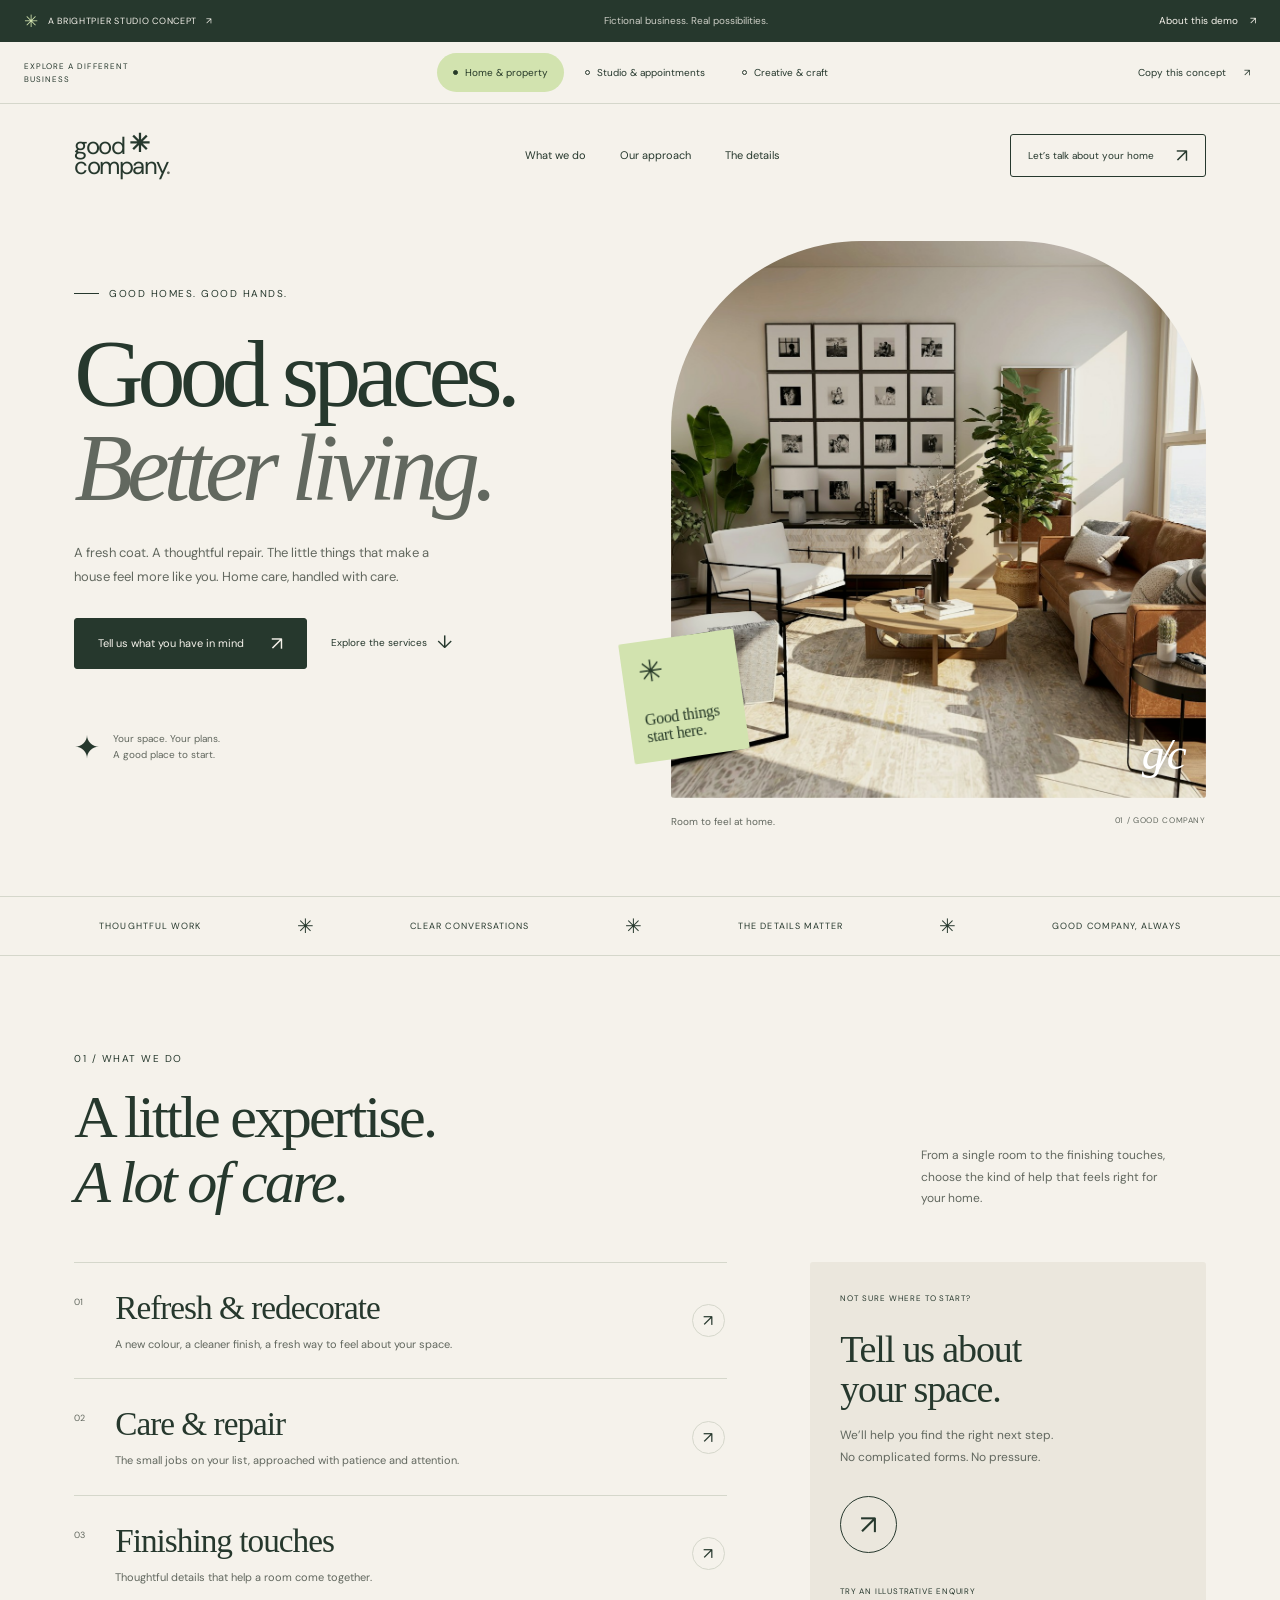
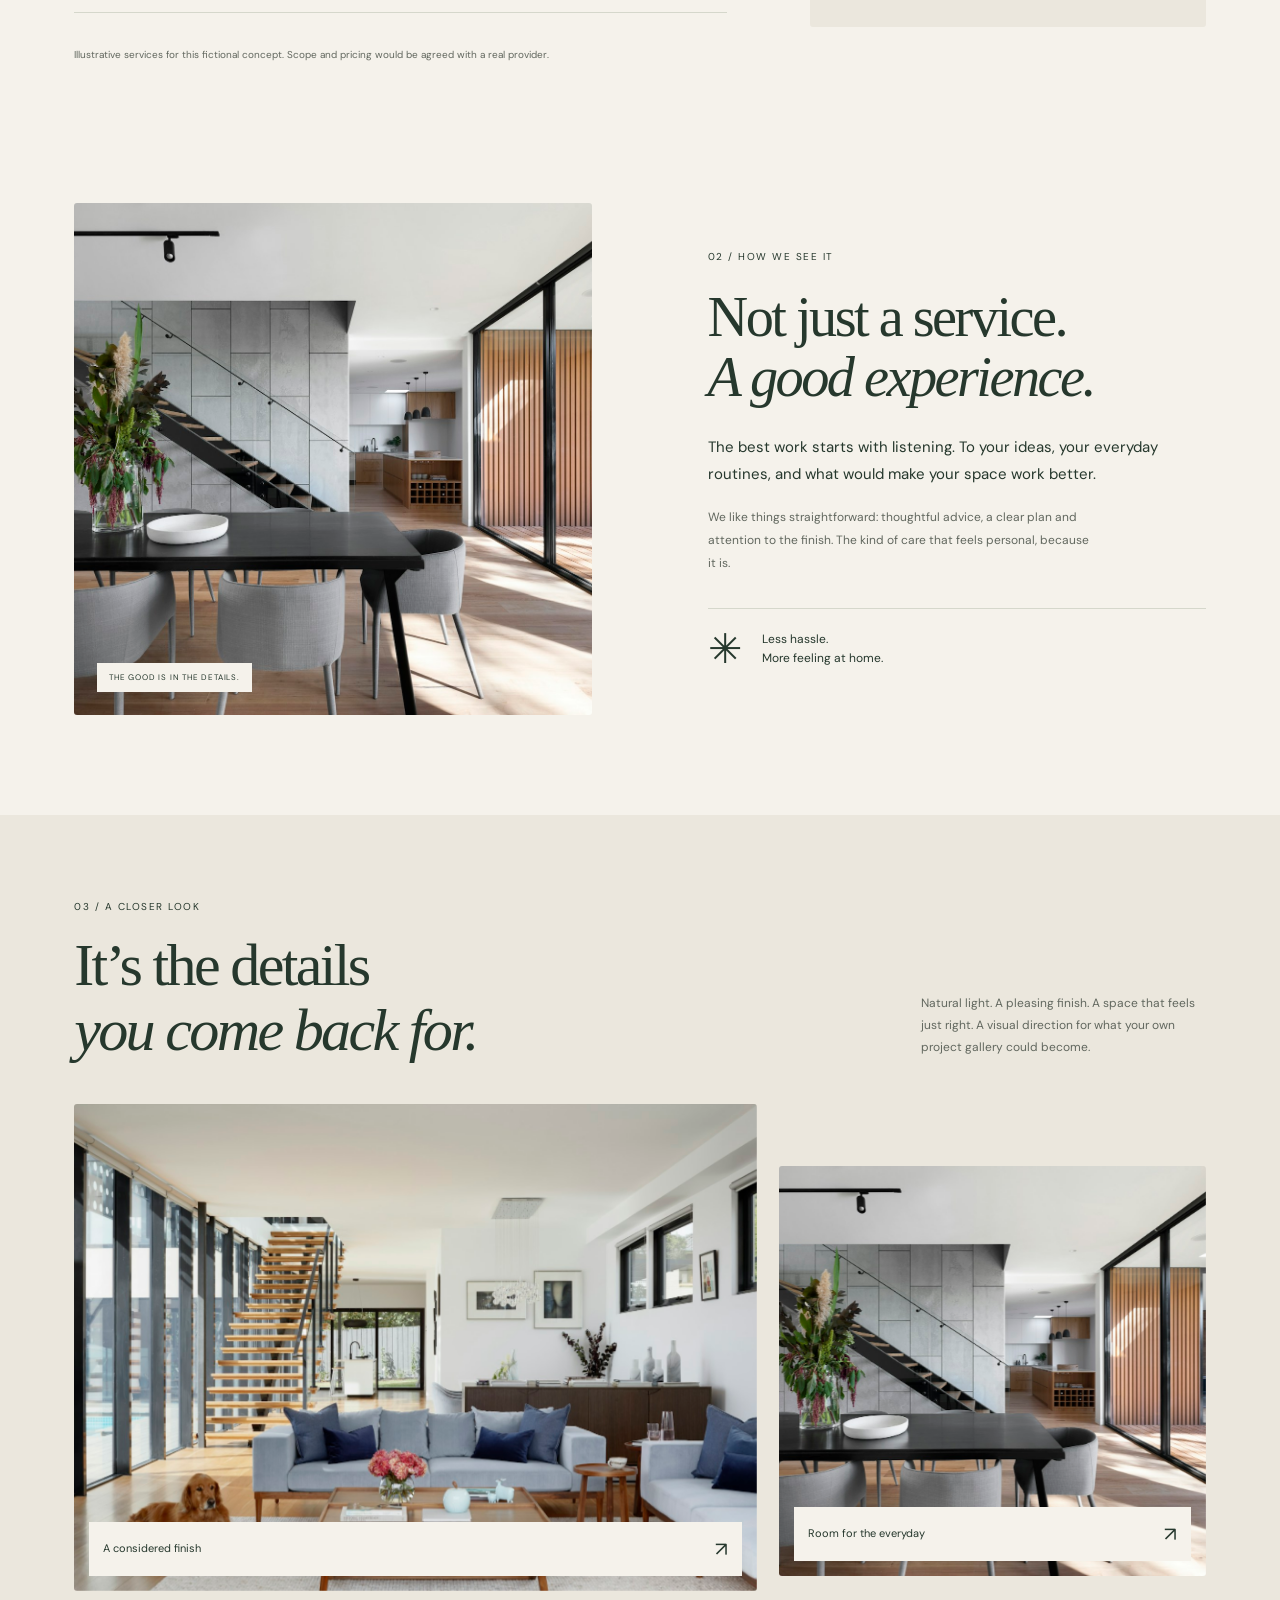
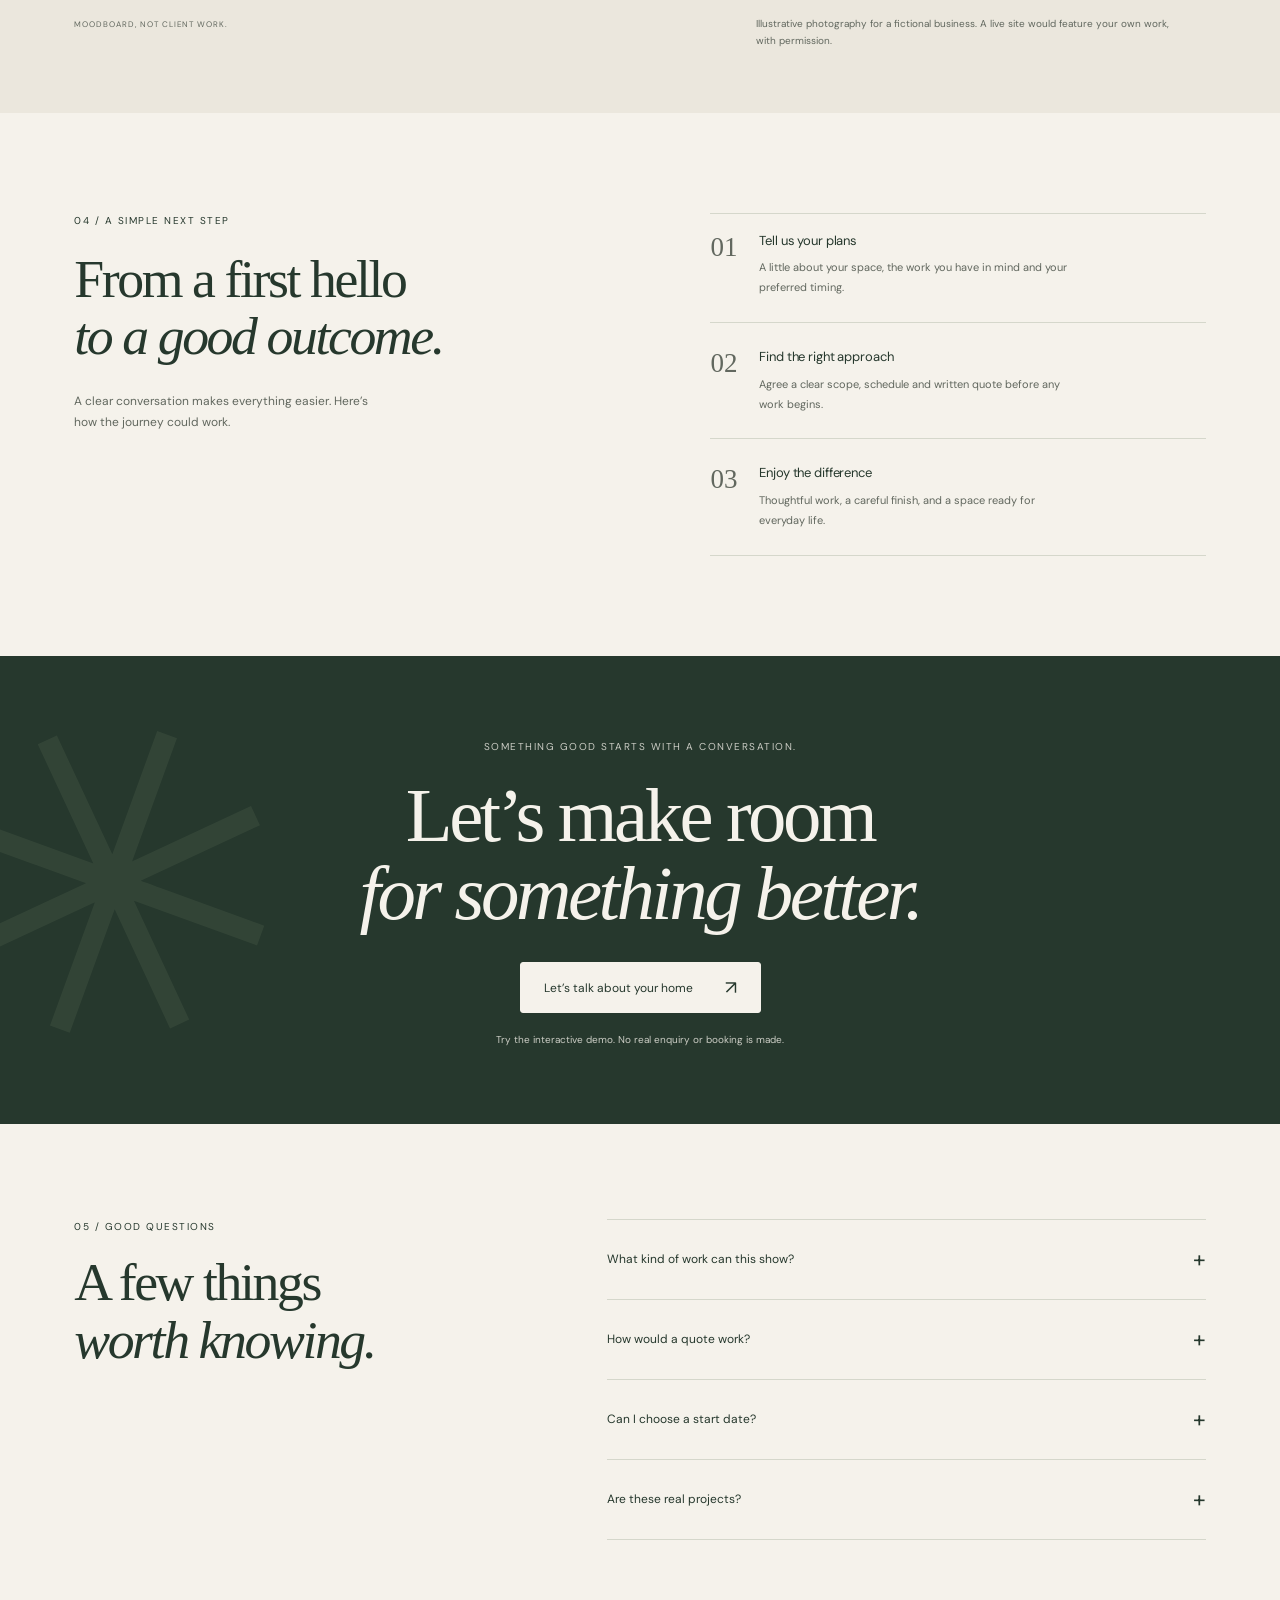
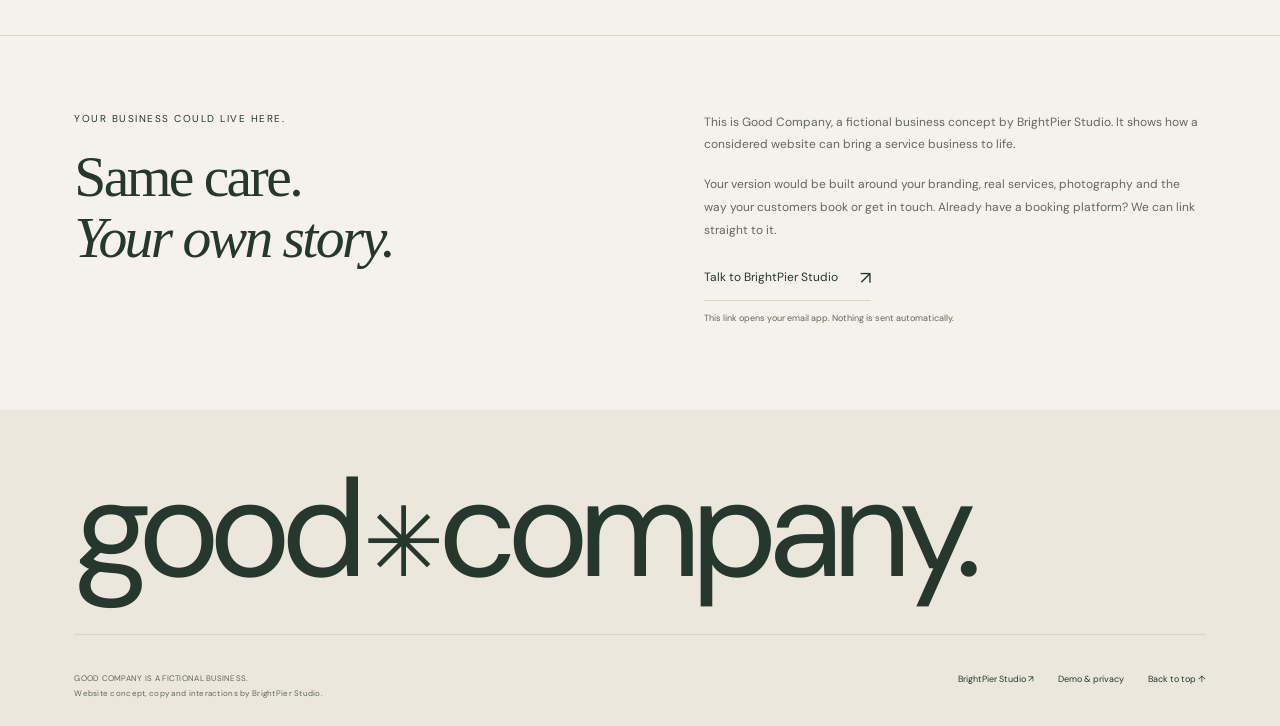
<file: index.html>
<!doctype html>
<html lang="en">
<head>
  <meta charset="utf-8">
  <meta name="viewport" content="width=device-width, initial-scale=1">
  <meta name="description" content="Good Company — a fictional, interactive website concept by BrightPier Studio. Explore websites for appointments, home services and creative businesses.">
  <meta name="theme-color" content="#f4f1e9">
  <meta name="robots" content="noindex, nofollow">
  <meta property="og:title" content="Good Company — a BrightPier Studio concept">
  <meta property="og:description" content="One considered website. Three ways to make it yours. Explore an interactive concept for service businesses.">
  <meta property="og:type" content="website">
  <title>Good Company — Spaces worth coming home to</title>
  <link rel="icon" href="assets/favicon.svg" type="image/svg+xml">
  <link rel="preload" href="assets/dm-sans.ttf" as="font" type="font/ttf" crossorigin>
  <link rel="stylesheet" href="styles.css">
  <script src="app.js" defer></script>
</head>
<body data-mode="home">
<a class="skip" href="#main">Skip to content</a>
<div class="demo-bar">
  <a class="studio-sign" href="https://brightpierstudio.com/" target="_blank" rel="noopener noreferrer"><span class="tiny-spark" aria-hidden="true">✳</span> A BRIGHTPIER STUDIO CONCEPT <span aria-hidden="true">↗</span></a>
  <span class="demo-label">Fictional business. Real possibilities.</span>
  <button class="demo-info" data-open-info>About this demo <span aria-hidden="true">↗</span></button>
</div>
<div class="experience-wrap">
  <div class="experience-inner">
    <span class="experience-label">EXPLORE A DIFFERENT BUSINESS</span>
    <div class="experience-options" role="group" aria-label="Choose a business concept">
      <button data-mode-button="home" aria-pressed="true"><span class="option-dot" aria-hidden="true"></span> Home & property</button>
      <button data-mode-button="studio" aria-pressed="false"><span class="option-dot" aria-hidden="true"></span> Studio & appointments</button>
      <button data-mode-button="creative" aria-pressed="false"><span class="option-dot" aria-hidden="true"></span> Creative & craft</button>
    </div>
    <button class="share-variant" id="share-variant" aria-label="Copy a link to this business concept">Copy this concept <span aria-hidden="true">↗</span></button>
  </div>
</div>
<header class="header">
  <a class="wordmark" href="#main" aria-label="Good Company home">good<span class="brand-flower" aria-hidden="true">✳</span><br>company<span class="brand-period">.</span></a>
  <nav class="desktop-nav" aria-label="Main navigation">
    <a href="#services">What we do</a><a href="#approach">Our approach</a><a href="#work" id="work-nav">The details</a>
  </nav>
  <button class="button header-cta" data-open-form><span data-bind="cta">Let’s talk about your home</span><span aria-hidden="true">↗</span></button>
  <button class="menu-toggle" id="menu-toggle" aria-expanded="false" aria-controls="mobile-nav"><span class="menu-lines" aria-hidden="true"></span><span class="sr-only">Open menu</span></button>
</header>
<nav class="mobile-nav" id="mobile-nav" aria-label="Mobile navigation" hidden>
  <a href="#services">What we do <span aria-hidden="true">↗</span></a><a href="#approach">Our approach <span aria-hidden="true">↗</span></a><a href="#work">The details <span aria-hidden="true">↗</span></a><button data-open-form>Try the demo <span aria-hidden="true">↗</span></button>
</nav>
<main id="main">
  <section class="hero section-pad" aria-labelledby="hero-title">
    <div class="hero-copy">
      <div class="eyebrow"><span class="small-line" aria-hidden="true"></span><span data-bind="eyebrow">GOOD HOMES. GOOD HANDS.</span></div>
      <h1 id="hero-title">Good spaces.<br><em>Better living.</em></h1>
      <p class="hero-description" data-bind="description">A fresh coat. A thoughtful repair. The little things that make a house feel more like you. Home care, handled with care.</p>
      <div class="hero-actions"><button class="button button-dark" data-open-form><span data-bind="heroCTA">Tell us what you have in mind</span><span aria-hidden="true">↗</span></button><a class="text-link" href="#services">Explore the services <span aria-hidden="true">↓</span></a></div>
      <div class="hero-note"><span class="note-symbol" aria-hidden="true">✦</span><p data-bind="heroNote">Your space. Your plans.<br>A good place to start.</p></div>
    </div>
    <div class="hero-visual">
      <div class="hero-image-frame"><img id="hero-image" src="assets/home-hero.jpg" alt="A warm, thoughtfully arranged living space with natural textures" width="1600" height="1200" fetchpriority="high"><div class="photo-tint"></div><span class="photo-mark" aria-hidden="true">g/c</span></div>
      <div class="image-caption"><span data-bind="imageCaption">Room to feel at home.</span><span>01 / GOOD COMPANY</span></div>
      <div class="floating-note"><span class="outline-spark" aria-hidden="true">✳</span><span data-bind="imageNote">Good things<br>start here.</span></div>
    </div>
  </section>
  <div class="promise-strip"><span data-bind="promise1">THOUGHTFUL WORK</span><i aria-hidden="true">✳</i><span data-bind="promise2">CLEAR CONVERSATIONS</span><i aria-hidden="true">✳</i><span data-bind="promise3">THE DETAILS MATTER</span><i aria-hidden="true">✳</i><span class="strip-last">GOOD COMPANY, ALWAYS</span></div>
  <section id="services" class="services section-pad" aria-labelledby="services-heading">
    <div class="section-heading"><div><p class="eyebrow">01 / WHAT WE DO</p><h2 id="services-heading">A little expertise.<br><em>A lot of care.</em></h2></div><p class="section-intro" data-bind="servicesIntro">From a single room to the finishing touches, choose the kind of help that feels right for your home.</p></div>
    <div class="services-layout"><div class="service-list" id="service-list"></div><aside class="service-aside"><span class="aside-label">NOT SURE WHERE TO START?</span><h3 data-bind="asideTitle">Tell us about<br>your space.</h3><p data-bind="asideText">We’ll help you find the right next step. No complicated forms. No pressure.</p><button class="circle-link" data-open-form aria-label="Open the demonstration enquiry"><span aria-hidden="true">↗</span></button><span class="aside-footnote">TRY AN ILLUSTRATIVE ENQUIRY</span></aside></div>
    <p class="section-footnote" data-bind="servicesFootnote">Illustrative services for this fictional concept. Scope and pricing would be agreed with a real provider.</p>
  </section>
  <section id="approach" class="approach section-pad" aria-labelledby="approach-heading">
    <div class="approach-photo"><img id="approach-image" src="assets/home-detail.jpg" alt="Carefully considered interior details and natural light" width="1600" height="1200" loading="lazy"><span class="photo-tag">THE GOOD IS IN THE DETAILS.</span></div>
    <div class="approach-copy"><p class="eyebrow">02 / HOW WE SEE IT</p><h2 id="approach-heading">Not just a service.<br><em>A good experience.</em></h2><p class="large-body" data-bind="approachLead">The best work starts with listening. To your ideas, your everyday routines, and what would make your space work better.</p><p data-bind="approachBody">We like things straightforward: thoughtful advice, a clear plan and attention to the finish. The kind of care that feels personal, because it is.</p><div class="approach-rule"><span aria-hidden="true">✳</span><p data-bind="approachEnd">Less hassle.<br>More feeling at home.</p></div></div>
  </section>
  <section id="work" class="work section-pad" aria-labelledby="work-heading">
    <div class="section-heading"><div><p class="eyebrow">03 / A CLOSER LOOK</p><h2 id="work-heading">It’s the details<br><em>you come back for.</em></h2></div><p class="section-intro" data-bind="workIntro">Natural light. A pleasing finish. A space that feels just right. A visual direction for what your own project gallery could become.</p></div>
    <div class="gallery"><button class="gallery-item gallery-large" data-gallery="0"><img id="gallery-image-0" src="assets/home-work.jpg" alt="A bright interior with warm materials and considered finishing details" width="1600" height="1200" loading="lazy"><span class="gallery-overlay"><span data-gallery-caption="0">A considered finish</span><span class="gallery-plus" aria-hidden="true">↗</span></span></button><button class="gallery-item gallery-small" data-gallery="1"><img id="gallery-image-1" src="assets/home-detail.jpg" alt="Quiet architectural details and a thoughtfully arranged room" width="1600" height="1200" loading="lazy"><span class="gallery-overlay"><span data-gallery-caption="1">Room for the everyday</span><span class="gallery-plus" aria-hidden="true">↗</span></span></button></div>
    <div class="work-caption"><span>MOODBOARD, NOT CLIENT WORK.</span><p>Illustrative photography for a fictional business. A live site would feature your own work, with permission.</p></div>
  </section>
  <section class="process section-pad" aria-labelledby="process-heading"><div class="process-intro"><p class="eyebrow">04 / A SIMPLE NEXT STEP</p><h2 id="process-heading">From a first hello<br><em>to a good outcome.</em></h2><p data-bind="processIntro">A clear conversation makes everything easier. Here’s how the journey could work.</p></div><ol class="process-list" id="process-list"></ol></section>
  <section class="cta-band section-pad" aria-labelledby="cta-heading"><span class="cta-decoration" aria-hidden="true">✳</span><p class="eyebrow">SOMETHING GOOD STARTS WITH A CONVERSATION.</p><h2 id="cta-heading">Let’s make room<br><em>for something better.</em></h2><button class="button button-cream" data-open-form><span data-bind="cta">Let’s talk about your home</span><span aria-hidden="true">↗</span></button><p class="cta-disclaimer">Try the interactive demo. No real enquiry or booking is made.</p><button class="saved-link" id="view-saved" hidden>View your saved demo <span aria-hidden="true">↗</span></button></section>
  <section class="faq section-pad" aria-labelledby="faq-heading"><div class="faq-heading"><p class="eyebrow">05 / GOOD QUESTIONS</p><h2 id="faq-heading">A few things<br><em>worth knowing.</em></h2></div><div class="faq-list" id="faq-list"></div></section>
  <section class="studio-section section-pad" id="about-demo"><div><p class="eyebrow">YOUR BUSINESS COULD LIVE HERE.</p><h2>Same care.<br><em>Your own story.</em></h2></div><div class="studio-copy"><p>This is Good Company, a fictional business concept by BrightPier Studio. It shows how a considered website can bring a service business to life.</p><p>Your version would be built around your branding, real services, photography and the way your customers book or get in touch. Already have a booking platform? We can link straight to it.</p><a class="text-link" href="mailto:viktor@brightpierstudio.com?subject=A%20website%20for%20my%20business">Talk to BrightPier Studio <span aria-hidden="true">↗</span></a><small>This link opens your email app. Nothing is sent automatically.</small></div></section>
</main>
<footer class="footer section-pad"><a class="footer-wordmark" href="#main">good<span aria-hidden="true">✳</span>company.</a><div class="footer-bottom"><p>GOOD COMPANY IS A FICTIONAL BUSINESS.<br>Website concept, copy and interactions by BrightPier Studio.</p><div><a href="https://brightpierstudio.com/" target="_blank" rel="noopener noreferrer">BrightPier Studio ↗</a><button data-open-info>Demo & privacy</button><a href="#main">Back to top ↑</a></div></div></footer>
<div id="announcement" class="sr-only" role="status" aria-live="polite"></div>
<div id="toast" class="toast" role="status" hidden></div>
<dialog id="enquiry-dialog" class="enquiry-dialog" aria-labelledby="dialog-title">
  <div class="dialog-inner"><div class="dialog-top"><span class="eyebrow">GOOD COMPANY / DEMO EXPERIENCE</span><button class="close-dialog" aria-label="Close demo">×</button></div>
  <div id="form-panel"><p class="dialog-step" id="dialog-mode-label">A HOME & PROPERTY ENQUIRY</p><h2 id="dialog-title">What do you<br><em>have in mind?</em></h2><p class="dialog-intro" id="dialog-intro">Try a sample project enquiry. No personal details needed.</p><div class="demo-warning">Demonstration only. Nothing is sent, paid for or booked.</div>
  <form id="demo-form"><label for="service-select" id="service-label">What can we help with?</label><select id="service-select" name="service" required><option value="">Choose a service</option></select><div class="form-grid"><div><label for="demo-date" id="date-label">Preferred start date</label><input id="demo-date" name="date" type="date" required></div><div><label for="time-select" id="time-label">Project size</label><select id="time-select" name="detail" required></select></div></div><label for="demo-note" id="note-label">A little more detail <span>(optional)</span></label><textarea id="demo-note" name="note" rows="3" maxlength="350" placeholder="Use sample details only. Please don’t enter personal information."></textarea><p class="form-privacy">Saved only in this browser if storage is available. Please use sample details, not personal or sensitive information.</p><button class="button button-dark form-submit" type="submit"><span id="submit-label">Preview my enquiry</span><span aria-hidden="true">↗</span></button></form></div>
  <div id="success-panel" hidden><div class="success-symbol" aria-hidden="true">✓</div><p class="eyebrow">THIS IS A DEMO, NOT A CONFIRMATION.</p><h2 id="success-title">A good<br><em>starting point.</em></h2><p id="success-message">Your sample enquiry has been saved on this device. No message has been sent.</p><dl class="summary" id="demo-summary"></dl><div class="success-actions"><button class="button button-dark" id="edit-demo">Edit demo <span aria-hidden="true">↗</span></button><button class="text-link" id="delete-demo">Delete saved demo</button></div><p class="form-privacy">A real website could connect this step to your existing booking platform or a secure enquiry system.</p></div></div>
</dialog>
<dialog id="info-dialog" class="info-dialog" aria-labelledby="info-title"><div class="dialog-inner"><div class="dialog-top"><span class="eyebrow">A NOTE FROM BRIGHTPIER</span><button class="close-dialog" aria-label="Close information">×</button></div><h2 id="info-title">A demo,<br><em>by design.</em></h2><p>Good Company is a fictional business. The three concepts demonstrate different layouts, services and customer journeys — they are not real businesses or client projects.</p><h3>What’s real?</h3><p>The responsive design and interactive menus, galleries and demo forms. The BrightPier Studio website and email links are genuine.</p><h3>What’s illustrative?</h3><p>All service descriptions, the business identity, photography and sample availability. There are no real appointments, service prices, customer reviews or performance claims.</p><h3>Your data</h3><p>No analytics, tracking scripts or backend are included. Demo form choices and optional sample notes are stored only in this browser’s local storage. Use “Delete saved demo” to remove them. No form data leaves this site. Hosting providers may maintain their normal server logs.</p><p class="info-credit">Photography: Unsplash, used as illustrative moodboard imagery. Typography: DM Sans and Georgia. Full asset references are included with the source files.</p><a class="text-link" href="https://brightpierstudio.com/" target="_blank" rel="noopener noreferrer">Explore BrightPier Studio <span aria-hidden="true">↗</span></a></div></dialog>
<dialog id="gallery-dialog" class="gallery-dialog" aria-labelledby="gallery-dialog-title"><button class="close-dialog gallery-close" aria-label="Close image">×</button><figure><img id="lightbox-image" alt="" src="assets/home-work.jpg" width="1600" height="1200"><figcaption id="gallery-dialog-title">Illustrative concept photography</figcaption></figure><div class="lightbox-controls"><button id="gallery-prev" aria-label="Previous image">←</button><span id="gallery-count">1 / 2</span><button id="gallery-next" aria-label="Next image">→</button></div></dialog>
<noscript><div class="noscript-note">This concept uses JavaScript to switch business types and demonstrate forms. You can still explore the page. For a real enquiry, email viktor@brightpierstudio.com.</div></noscript>
</body>
</html>
</file>
<file: styles.css>
@font-face{font-family:'DM Sans';src:url('assets/dm-sans.ttf') format('truetype');font-style:normal;font-weight:400 700;font-display:swap}
:root{--paper:#f5f2eb;--paper-deep:#ebe7dd;--ink:#26382d;--muted:#62685f;--line:#d5d7cb;--accent:#d2e3af;--accent-ink:#273a28;--dark:#26382d;--serif:Georgia,'Times New Roman',serif;--sans:'DM Sans',Arial,sans-serif;--gutter:clamp(24px,5.8vw,96px);--max:1600px}
*{box-sizing:border-box}html{scroll-behavior:smooth;scroll-padding-top:30px}body{margin:0;background:var(--paper);color:var(--ink);font-family:var(--sans);font-size:16px;line-height:1.6;-webkit-font-smoothing:antialiased}body[data-mode=studio]{--ink:#49382f;--dark:#49382f;--accent:#e8cdb7;--accent-ink:#49382f;--paper:#f7f1e9;--paper-deep:#eee3d7;--line:#ddcfc3;--muted:#71665e}body[data-mode=creative]{--ink:#303747;--dark:#303747;--accent:#e4d99c;--accent-ink:#303747;--paper:#f5f2e9;--paper-deep:#e9e6da;--line:#d7d6cd;--muted:#666976}button,a,input,select,textarea{-webkit-tap-highlight-color:transparent}button,input,select,textarea{font:inherit}button,a{touch-action:manipulation}button{cursor:pointer}button{color:inherit}a{color:inherit;text-decoration:none}button{border:0;background:none}img{display:block;max-width:100%;object-fit:cover}p,h1,h2,h3,figure{margin:0}h1,h2,h3{font-weight:400}p{text-wrap:pretty}a,button,input,select,textarea{outline-offset:5px}a:focus-visible,button:focus-visible,input:focus-visible,select:focus-visible,textarea:focus-visible{outline:2px solid var(--ink)}[hidden]{display:none!important}.sr-only{position:absolute;width:1px;height:1px;padding:0;margin:-1px;overflow:hidden;clip:rect(0,0,0,0);white-space:nowrap;border:0}.skip{position:fixed;top:12px;left:12px;z-index:100;background:var(--dark);color:white;padding:12px 20px;transform:translateY(-160%)}.skip:focus{transform:translateY(0)}.section-pad{padding-inline:var(--gutter)}.eyebrow{font-size:10px;font-weight:600;letter-spacing:.15em;line-height:1.5;text-transform:uppercase;display:flex;align-items:center;gap:10px}.small-line{width:25px;height:1px;background:currentColor}h2{font-family:var(--serif);font-size:clamp(36px,4.7vw,70px);line-height:1.07;letter-spacing:-.045em}h2 em,h1 em{font-weight:400}h3{font-family:var(--serif);letter-spacing:-.03em}a,button{transition:background .2s,color .2s,border-color .2s,transform .2s}.button{display:inline-flex;align-items:center;justify-content:space-between;gap:30px;min-height:51px;padding:13px 23px;border:1px solid var(--ink);font-size:12px;font-weight:500;line-height:1.5;border-radius:3px}.button>span:last-child{font-size:19px;line-height:1}.button:hover{background:var(--ink);color:var(--paper)}.button-dark{background:var(--dark);color:var(--paper);border-color:var(--dark)}.button-dark:hover{background:var(--paper);color:var(--ink)}.button-cream{color:var(--ink);background:var(--paper);border-color:var(--paper)}.button-cream:hover{color:var(--paper);border-color:var(--paper);background:transparent}.text-link{display:inline-flex;align-items:center;gap:22px;min-height:44px;font-size:12px;font-weight:500;border-bottom:1px solid var(--line);padding-block:7px}.text-link:hover{border-color:var(--ink)}.text-link span{font-size:18px}.demo-bar{min-height:40px;background:var(--dark);color:var(--paper);display:flex;justify-content:space-between;align-items:center;padding:7px 24px;gap:20px;font-size:10px;line-height:1.4}.studio-sign{display:flex;align-items:center;gap:9px;letter-spacing:.08em;font-size:9px;min-height:28px}.tiny-spark{color:var(--accent);font-size:17px;line-height:1}.demo-label{opacity:.8;font-size:10px}.demo-info{padding:5px 0;font-size:10px;min-height:28px}.demo-info span{margin-left:9px}.experience-wrap{border-bottom:1px solid var(--line);padding-inline:24px}.experience-inner{max-width:var(--max);margin:auto;min-height:61px;display:flex;align-items:center;justify-content:space-between;gap:22px}.experience-label{font-size:8px;letter-spacing:.13em;font-weight:600;max-width:125px}.experience-options{display:flex;align-items:center;gap:5px}.experience-options button{font-size:10px;padding:10px 16px;min-height:39px;border-radius:30px;display:flex;align-items:center;gap:7px;white-space:nowrap}.experience-options button[aria-pressed=true]{background:var(--accent);color:var(--accent-ink)}.experience-options button:hover{background:var(--paper-deep)}.option-dot{display:block;width:5px;height:5px;border:1px solid currentColor;border-radius:50%}.experience-options button[aria-pressed=true] .option-dot{background:currentColor}.share-variant{font-size:10px;white-space:nowrap;min-height:40px}.share-variant span{margin-left:15px}.header{padding:27px var(--gutter) 22px;display:flex;align-items:center;justify-content:space-between;gap:25px;max-width:var(--max);margin:auto}.wordmark{font-size:24px;letter-spacing:-1.5px;line-height:.82;font-weight:600;display:inline-block;min-width:131px;padding-block:5px}.brand-flower{font-size:25px;display:inline-block;vertical-align:top;line-height:.6;margin-left:5px}.brand-period{color:var(--muted)}.desktop-nav{display:flex;gap:34px;margin-left:7vw}.desktop-nav a{font-size:11px;min-height:44px;display:flex;align-items:center}.desktop-nav a:hover{color:var(--muted)}.header-cta{min-height:43px;font-size:10px;padding:10px 17px;gap:22px}.menu-toggle{display:none}.mobile-nav{padding:0 var(--gutter) 24px;border-bottom:1px solid var(--line)}.mobile-nav a,.mobile-nav>button{display:flex;justify-content:space-between;width:100%;padding:12px 0;min-height:44px;border-bottom:1px solid var(--line);text-align:left}.hero{display:grid;grid-template-columns:1fr 1.04fr;gap:5vw;max-width:var(--max);margin:auto;padding-block:39px 66px}.hero-copy{padding-top:45px;display:flex;flex-direction:column;align-items:flex-start}.hero h1{font-family:var(--serif);font-size:clamp(62px,7.5vw,116px);line-height:.98;letter-spacing:-.062em;margin-top:26px;white-space:nowrap}.hero h1 em{color:var(--muted)}.hero-description{font-size:13px;max-width:355px;margin-top:25px;line-height:1.85;color:var(--muted)}.hero-actions{display:flex;align-items:center;gap:24px;margin-top:29px;flex-wrap:wrap}.hero-actions .button{font-size:11px;gap:27px}.hero-actions .text-link{font-size:10px;gap:10px;border-color:transparent}.hero-note{display:flex;gap:13px;align-items:center;margin-top:54px}.note-symbol{font-size:31px;font-weight:400}.hero-note p{font-size:10px;line-height:1.6;color:var(--muted)}.hero-visual{position:relative;padding-left:9px}.hero-image-frame{height:clamp(430px,43.5vw,670px);position:relative;overflow:hidden;border-radius:190px 190px 3px 3px}.hero-image-frame img{width:100%;height:100%;object-position:53% 50%;transition:transform 1s}.hero-image-frame:hover img{transform:scale(1.035)}.photo-tint{position:absolute;inset:0;background:rgba(35,30,15,.05);pointer-events:none}.photo-mark{position:absolute;bottom:18px;right:24px;color:white;font:italic 45px var(--serif);letter-spacing:-5px;text-shadow:0 1px 10px #0005}.floating-note{position:absolute;bottom:73px;left:-36px;width:116px;height:121px;background:var(--accent);padding:16px;transform:rotate(-8deg);display:flex;flex-direction:column;justify-content:space-between;border-radius:2px;color:var(--accent-ink)}.floating-note .outline-spark{font-size:30px;line-height:1}.floating-note>span:last-child{font-family:var(--serif);font-size:16px;line-height:1.1;letter-spacing:-.02em}.image-caption{display:flex;justify-content:space-between;gap:15px;margin-top:16px;font-size:10px;color:var(--muted)}.image-caption>span:last-child{font-size:8px;letter-spacing:.08em}.promise-strip{border-block:1px solid var(--line);display:flex;align-items:center;justify-content:space-evenly;gap:20px;padding:19px 24px;font-size:9px;font-weight:500;letter-spacing:.12em;overflow:hidden}.promise-strip i{font-style:normal;font-size:20px;line-height:1}.services{padding-block:95px 80px;max-width:var(--max);margin:auto}.section-heading{display:flex;align-items:flex-end;justify-content:space-between;gap:30px}.section-heading .eyebrow{margin-bottom:19px}.section-intro{max-width:285px;font-size:12px;line-height:1.8;color:var(--muted);padding-bottom:4px}.services-layout{display:grid;grid-template-columns:1.65fr 1fr;gap:6.5vw;margin-top:48px}.service-item{display:grid;grid-template-columns:26px 1fr 35px;gap:15px;padding:25px 0;border-top:1px solid var(--line);width:100%;text-align:left;align-items:center}.service-item:last-child{border-bottom:1px solid var(--line)}.service-num{font-size:9px;align-self:start;padding-top:7px;color:var(--muted)}.service-item h3{font-size:clamp(23px,2.6vw,35px);line-height:1.2}.service-item p{font-size:11px;color:var(--muted);max-width:355px;margin-top:7px;line-height:1.7}.service-arrow{display:grid;place-items:center;width:33px;height:33px;border-radius:50%;border:1px solid var(--line);transition:.2s;font-size:16px}.service-item:hover .service-arrow{background:var(--ink);color:var(--paper);border-color:var(--ink);transform:rotate(45deg)}.service-aside{padding:30px;background:var(--paper-deep);border-radius:3px;display:flex;flex-direction:column;align-items:flex-start;position:relative}.aside-label{font-size:8px;letter-spacing:.12em;font-weight:600}.service-aside h3{font-size:38px;line-height:1.05;margin-top:25px}.service-aside p{font-size:12px;color:var(--muted);max-width:225px;margin-top:16px;line-height:1.8}.circle-link{width:57px;height:57px;display:grid;place-items:center;border:1px solid var(--ink);border-radius:50%;font-size:27px;margin-top:27px}.circle-link:hover{background:var(--ink);color:var(--paper)}.aside-footnote{margin-top:32px;font-size:8px;letter-spacing:.1em}.section-footnote{margin-top:20px;font-size:10px;color:var(--muted)}.approach{display:grid;grid-template-columns:1.04fr 1fr;gap:9vw;padding-block:60px 100px;max-width:var(--max);margin:auto;align-items:center}.approach-photo{position:relative}.approach-photo img{width:100%;height:clamp(360px,40vw,590px);border-radius:3px;object-position:center}.photo-tag{position:absolute;bottom:23px;left:23px;padding:9px 12px;background:var(--paper);font-size:8px;letter-spacing:.1em;line-height:1.4}.approach-copy .eyebrow{margin-bottom:23px}.approach-copy h2{font-size:clamp(36px,4.4vw,66px)}.approach-copy .large-body{margin-top:27px;font-size:15px;line-height:1.8;color:var(--ink)}.approach-copy>p:not(.eyebrow):not(.large-body){font-size:12px;color:var(--muted);line-height:1.9;margin-top:18px;max-width:390px}.approach-rule{border-top:1px solid var(--line);margin-top:33px;padding-top:20px;display:flex;gap:20px;align-items:center}.approach-rule>span{font-size:41px;line-height:1}.approach-rule p{font-size:12px;line-height:1.6}.work{padding-block:84px 64px;background:var(--paper-deep)}.work .section-heading,.gallery,.work-caption{max-width:calc(var(--max) - var(--gutter)*2);margin-inline:auto}.gallery{display:grid;grid-template-columns:1.6fr 1fr;gap:22px;align-items:start;margin-top:42px}.gallery-item{position:relative;padding:0;overflow:hidden;border-radius:3px;width:100%;text-align:left}.gallery-large{height:clamp(320px,38vw,580px)}.gallery-small{height:clamp(260px,32vw,490px);margin-top:62px}.gallery-item img{width:100%;height:100%;transition:transform .6s}.gallery-item:hover img{transform:scale(1.035)}.gallery-overlay{position:absolute;bottom:15px;left:15px;right:15px;display:flex;align-items:center;justify-content:space-between;background:var(--paper);padding:11px 14px;font-size:11px;gap:15px}.gallery-plus{font-size:20px}.work-caption{display:flex;gap:40px;justify-content:space-between;margin-top:24px;color:var(--muted)}.work-caption>span{font-size:8px;letter-spacing:.12em;padding-top:3px;white-space:nowrap}.work-caption>p{font-size:10px;max-width:450px;line-height:1.7}.process{display:grid;grid-template-columns:1fr 1fr;gap:11vw;padding-block:100px;max-width:var(--max);margin:auto}.process-intro .eyebrow{margin-bottom:23px}.process-intro h2{font-size:clamp(37px,4.2vw,62px)}.process-intro>p:last-child{font-size:12px;line-height:1.8;color:var(--muted);margin-top:25px;max-width:300px}.process-list{margin:0;padding:0;list-style:none}.process-list li{display:grid;grid-template-columns:35px 1fr;gap:14px;padding:24px 0;border-top:1px solid var(--line)}.process-list li:first-child{padding-top:17px}.process-list li:last-child{border-bottom:1px solid var(--line)}.process-list .process-num{font-family:var(--serif);font-size:27px;line-height:1.2;color:var(--muted)}.process-list h3{font-family:var(--sans);font-size:13px;font-weight:500;letter-spacing:-.01em}.process-list p{font-size:11px;line-height:1.8;color:var(--muted);margin-top:7px;max-width:310px}.cta-band{position:relative;overflow:hidden;text-align:center;background:var(--dark);color:var(--paper);padding-block:83px 76px}.cta-band .eyebrow{justify-content:center;opacity:.8;position:relative}.cta-band h2{position:relative;font-size:clamp(46px,6vw,86px);line-height:1.02;margin-top:23px}.cta-band .button{position:relative;margin-top:29px;min-width:233px;gap:32px}.cta-disclaimer{font-size:10px;position:relative;margin-top:19px;opacity:.8}.cta-decoration{position:absolute;font-size:430px;color:var(--accent);opacity:.07;line-height:1;left:-70px;top:20px;transform:rotate(20deg)}.saved-link{display:block;position:relative;margin:17px auto 0;border-bottom:1px solid currentColor;font-size:11px;min-height:36px;padding:4px 0;color:var(--paper)}.faq{display:grid;grid-template-columns:1fr 1.35fr;gap:7vw;max-width:var(--max);margin:auto;padding-block:95px}.faq-heading .eyebrow{margin-bottom:20px}.faq-heading h2{font-size:clamp(36px,4.2vw,62px)}details{border-top:1px solid var(--line)}details:last-child{border-bottom:1px solid var(--line)}summary{list-style:none;cursor:pointer;display:flex;align-items:center;justify-content:space-between;gap:24px;padding:21px 0;font-size:12px;font-weight:500;min-height:65px}summary::-webkit-details-marker{display:none}summary::after{content:'+';font-size:23px;font-weight:400}details[open] summary::after{content:'−'}details>p{font-size:12px;color:var(--muted);padding:0 25px 24px 0;line-height:1.9;max-width:530px}.studio-section{max-width:var(--max);margin:auto;border-top:1px solid var(--line);display:grid;grid-template-columns:1fr 1fr;gap:10vw;padding-block:75px 85px}.studio-section .eyebrow{margin-bottom:20px}.studio-section h2{font-size:clamp(38px,4.5vw,67px)}.studio-copy>p{font-size:12px;line-height:1.9;color:var(--muted)}.studio-copy>p+p{margin-top:17px}.studio-copy .text-link{margin-top:15px}.studio-copy>small{display:block;color:var(--muted);font-size:9px;margin-top:10px}.footer{background:var(--paper-deep);padding-block:50px 25px}.footer-wordmark{font-weight:500;letter-spacing:-.075em;line-height:1;font-size:clamp(49px,10.8vw,163px);display:block;max-width:calc(var(--max) - var(--gutter)*2);margin:auto}.footer-wordmark>span{font-size:.7em;margin-inline:.05em}.footer-bottom{border-top:1px solid var(--line);padding-top:22px;margin-top:36px;display:flex;align-items:flex-end;justify-content:space-between;gap:30px;max-width:calc(var(--max) - var(--gutter)*2);margin-inline:auto}.footer-bottom p{font-size:8px;line-height:1.9;letter-spacing:.035em;color:var(--muted)}.footer-bottom>div{display:flex;align-items:center;gap:24px}.footer-bottom a,.footer-bottom button{font-size:9px;min-height:44px;display:flex;align-items:center;padding:5px 0}.toast{position:fixed;bottom:22px;left:50%;transform:translateX(-50%);z-index:1000;padding:13px 23px;border:1px solid var(--line);border-radius:3px;background:var(--ink);color:var(--paper);font-size:12px;max-width:calc(100vw - 40px);box-shadow:0 5px 30px #0002;text-align:center}dialog{color:var(--ink);background:var(--paper);padding:0;border:0;border-radius:5px;max-height:calc(100dvh - 36px);width:min(560px,calc(100% - 32px));overflow-y:auto;box-shadow:0 25px 80px #0004}dialog::backdrop{background:rgba(20,28,22,.65)}.dialog-inner{padding:28px 34px 34px}.dialog-top{display:flex;justify-content:space-between;align-items:center;gap:20px;margin-bottom:29px}.dialog-top .eyebrow{font-size:8px}.close-dialog{width:44px;height:44px;min-width:44px;display:grid;place-items:center;font-size:26px;line-height:1;border:1px solid var(--line);border-radius:50%}.close-dialog:hover{background:var(--ink);color:var(--paper)}.dialog-step{font-size:8px;letter-spacing:.12em;margin-bottom:13px}.dialog-inner h2{font-size:48px}.dialog-intro{font-size:12px;line-height:1.7;margin-top:18px;color:var(--muted)}.demo-warning{font-size:10px;line-height:1.6;padding:12px 13px;background:var(--accent);color:var(--accent-ink);margin-block:20px;border-radius:2px}form label{font-size:11px;font-weight:500;display:block;margin-bottom:8px}form label>span{font-weight:400;color:var(--muted)}form select,form input,form textarea{display:block;width:100%;background:var(--paper);border:1px solid var(--line);border-radius:2px;min-height:46px;padding:10px 12px;color:var(--ink);font-size:12px}form textarea{resize:vertical;line-height:1.7}form textarea::placeholder{color:var(--muted)}.form-grid{display:grid;grid-template-columns:1fr 1fr;gap:15px;margin-block:18px}.form-privacy{font-size:9px;line-height:1.8;color:var(--muted);margin-top:14px}.form-submit{width:100%;margin-top:20px}.success-symbol{display:grid;place-items:center;background:var(--accent);border-radius:50%;width:54px;height:54px;font-size:24px;margin-bottom:23px}.success-symbol+.eyebrow{font-size:8px;margin-bottom:16px}#success-message{font-size:12px;line-height:1.8;color:var(--muted);margin-block:19px}.summary{border-top:1px solid var(--line);margin:23px 0 0}.summary>div{display:grid;grid-template-columns:85px 1fr;gap:15px;padding:10px 0;border-bottom:1px solid var(--line);font-size:11px}.summary dt{color:var(--muted)}.summary dd{margin:0;overflow-wrap:anywhere}.success-actions{display:flex;align-items:center;gap:17px;margin-top:22px}.success-actions .text-link{font-size:10px}.info-dialog .dialog-inner>p{font-size:12px;line-height:1.85;color:var(--muted);margin-top:20px}.info-dialog h3{font-family:var(--sans);font-size:13px;font-weight:600;letter-spacing:0;margin-top:24px}.info-dialog h3+p{margin-top:8px!important}.info-credit{font-size:10px!important}.info-dialog .text-link{margin-top:23px}.gallery-dialog{width:min(1100px,calc(100% - 40px));background:var(--dark);color:var(--paper);overflow:hidden}.gallery-dialog figure{padding:58px 25px 0}.gallery-dialog img{width:100%;max-height:65dvh;object-fit:contain}.gallery-dialog figcaption{text-align:center;margin-top:16px;font-size:11px}.gallery-close{position:absolute;right:12px;top:8px;color:var(--paper);border-color:#fff4}.lightbox-controls{display:flex;align-items:center;justify-content:center;gap:25px;padding:8px 20px 17px}.lightbox-controls button{width:44px;height:44px;font-size:22px;color:var(--paper)}.lightbox-controls span{font-size:11px}.noscript-note{padding:20px;background:var(--accent);font-size:14px}.mode-transition img{animation:imageIn .45s ease both}@keyframes imageIn{from{opacity:.6}to{opacity:1}}
@media(min-width:1600px){.hero{gap:80px}.hero-copy{padding-top:55px}.hero-note{margin-top:70px}.services-layout{gap:100px}.approach{gap:140px}.process{gap:170px}}
@media(max-width:1050px){:root{--gutter:40px}.experience-label{display:none}.experience-inner{justify-content:space-between}.desktop-nav{gap:25px;margin-left:0}.hero{gap:35px}.hero h1{font-size:clamp(60px,7.7vw,83px)}.hero-copy{padding-top:25px}.hero-actions{gap:12px}.hero-note{margin-top:33px}.hero-image-frame{height:500px}.services-layout{gap:40px}.approach{gap:55px}.process{gap:60px}.service-aside{padding:25px}.service-aside h3{font-size:33px}}
@media(max-width:760px){:root{--gutter:24px}.demo-bar{padding:6px 16px;gap:10px;min-height:36px}.studio-sign{font-size:7px;letter-spacing:.04em;gap:5px}.tiny-spark{font-size:15px}.demo-label{display:none}.demo-info{font-size:8px;min-height:44px}.studio-sign{min-height:44px}.experience-wrap{padding:10px 12px}.experience-inner{flex-direction:column;gap:4px;min-height:0}.experience-options{width:100%;justify-content:center;gap:2px}.experience-options button{font-size:9px;padding:8px 10px;min-height:44px;gap:5px}.share-variant{font-size:9px;min-height:44px;padding:4px 12px}.header{padding-block:22px;gap:18px}.wordmark{font-size:24px;min-width:120px}.desktop-nav,.header-cta{display:none}.menu-toggle{display:flex;align-items:center;justify-content:center;width:44px;height:44px;border:1px solid var(--line);border-radius:50%}.menu-lines,.menu-lines::before{width:17px;height:1px;display:block;background:var(--ink);content:'';position:relative}.menu-lines::before{position:absolute;top:5px}.menu-lines{margin-top:-5px}.menu-toggle[aria-expanded=true] .menu-lines{transform:rotate(45deg);margin-top:0}.menu-toggle[aria-expanded=true] .menu-lines::before{transform:rotate(-90deg);top:0}.hero{grid-template-columns:1fr;gap:34px;padding-block:20px 34px}.hero-copy{padding-top:0}.hero .eyebrow{font-size:9px}.hero h1{font-size:clamp(58px,12.8vw,88px);margin-top:23px;line-height:.98}.hero-description{font-size:13px;max-width:390px;margin-top:23px}.hero-actions{gap:20px;margin-top:25px}.hero-actions .button{font-size:11px;min-height:51px;gap:22px}.hero-actions .text-link{font-size:10px}.hero-note{display:none}.hero-visual{padding:0 0 0 21px;margin-top:1px}.hero-image-frame{height:440px;border-radius:150px 150px 3px 3px}.floating-note{left:0;bottom:57px;width:96px;height:104px;padding:13px}.floating-note .outline-spark{font-size:25px}.floating-note>span:last-child{font-size:15px}.image-caption{font-size:9px;margin-top:13px}.image-caption>span:last-child{font-size:7px}.promise-strip{justify-content:center;gap:15px;padding:17px 12px;font-size:7px;letter-spacing:.07em}.promise-strip i{font-size:15px}.promise-strip i:last-of-type,.strip-last{display:none}.section-heading{display:block}.section-intro{font-size:12px;margin-top:23px;max-width:360px}.services{padding-block:59px 45px}h2{font-size:42px}.section-heading .eyebrow{margin-bottom:18px}.services-layout{grid-template-columns:1fr;gap:29px;margin-top:30px}.service-item{padding:21px 0;gap:10px;grid-template-columns:24px 1fr 33px}.service-item h3{font-size:28px}.service-item p{font-size:11px;max-width:280px}.service-aside{padding:25px;min-height:245px}.service-aside h3{font-size:35px;margin-top:19px}.service-aside p{max-width:230px;margin-top:13px;padding-right:20px}.service-aside .circle-link{position:absolute;bottom:54px;right:26px;width:50px;height:50px}.aside-footnote{margin-top:28px}.section-footnote{font-size:9px}.approach{grid-template-columns:1fr;gap:35px;padding-block:18px 60px}.approach-photo img{height:410px}.approach-copy h2{font-size:43px}.approach-copy .large-body{font-size:14px;margin-top:22px}.approach-copy>p:not(.eyebrow):not(.large-body){font-size:12px}.approach-rule{margin-top:26px}.work{padding-block:54px 35px}.gallery{grid-template-columns:1fr 1fr;gap:13px;margin-top:29px}.gallery-large{height:310px}.gallery-small{height:250px;margin-top:40px}.gallery-overlay{font-size:9px;padding:8px;bottom:8px;left:8px;right:8px;gap:4px;line-height:1.5}.gallery-plus{font-size:16px}.work-caption{display:block;margin-top:20px}.work-caption>p{font-size:9px;margin-top:9px;max-width:330px}.process{grid-template-columns:1fr;gap:31px;padding-block:58px}.process-intro h2{font-size:41px}.process-intro>p:last-child{font-size:12px;max-width:360px;margin-top:22px}.process-list li{padding-block:21px;grid-template-columns:34px 1fr}.process-list p{max-width:100%;font-size:12px}.process-list h3{font-size:14px}.cta-band{padding-block:61px 51px}.cta-band .eyebrow{font-size:8px;letter-spacing:.09em}.cta-band h2{font-size:clamp(44px,10.7vw,70px);margin-top:22px}.cta-decoration{font-size:330px;left:-143px;top:25px}.cta-disclaimer{font-size:9px;max-width:270px;margin-inline:auto;line-height:1.8}.faq{grid-template-columns:1fr;gap:30px;padding-block:57px}.faq-heading h2{font-size:42px}summary{font-size:12px;padding-block:18px;min-height:62px}details>p{font-size:12px;padding-right:13px}.studio-section{grid-template-columns:1fr;gap:25px;padding-block:48px 50px}.studio-section h2{font-size:44px}.studio-copy>p{font-size:12px}.footer{padding-block:35px 18px}.footer-wordmark{font-size:clamp(45px,10.7vw,80px)}.footer-bottom{margin-top:25px;padding-top:18px;display:block}.footer-bottom>div{gap:23px;flex-wrap:wrap;margin-top:14px}.footer-bottom p{font-size:8px}.dialog-inner{padding:19px 23px 27px}.dialog-top{margin-bottom:20px;gap:10px}.dialog-inner h2{font-size:43px}.dialog-top .eyebrow{font-size:7px;letter-spacing:.08em}.dialog-intro{font-size:12px}.form-grid{gap:11px}form input,form select{font-size:12px;padding-inline:9px;min-width:0}.success-actions{gap:12px;flex-wrap:wrap}.gallery-dialog figure{padding:60px 12px 0}.gallery-dialog img{max-height:60dvh}.gallery-dialog figcaption{font-size:10px}.toast{bottom:15px;font-size:11px}}
@media(max-width:370px){:root{--gutter:19px}.experience-options button{padding-inline:7px;font-size:8px}.hero h1{font-size:clamp(50px,16vw,56px)}.hero-actions{gap:7px}.hero-actions .button{padding-inline:15px;gap:12px}.hero-actions .text-link{font-size:9px}.hero-image-frame{height:370px}.promise-strip{gap:10px;font-size:6px}.services h2,.approach-copy h2{font-size:38px}.service-aside .circle-link{right:20px}.form-grid{grid-template-columns:1fr}.footer-bottom>div{gap:17px}}
@media(prefers-reduced-motion:reduce){html{scroll-behavior:auto}*,*::before,*::after{animation:none!important;transition:none!important}}
@media print{.demo-bar,.experience-wrap,.menu-toggle,.hero-actions,.header-cta,.circle-link,.cta-band,.saved-link,dialog,.toast{display:none!important}body{font-size:12pt}.hero,.approach,.services,.process,.faq,.studio-section{padding-block:25px;break-inside:avoid}h1{font-size:50pt!important}h2{font-size:30pt!important}.hero-image-frame{height:350px}.gallery{break-inside:avoid}.footer{padding-block:20px}}
</file>
